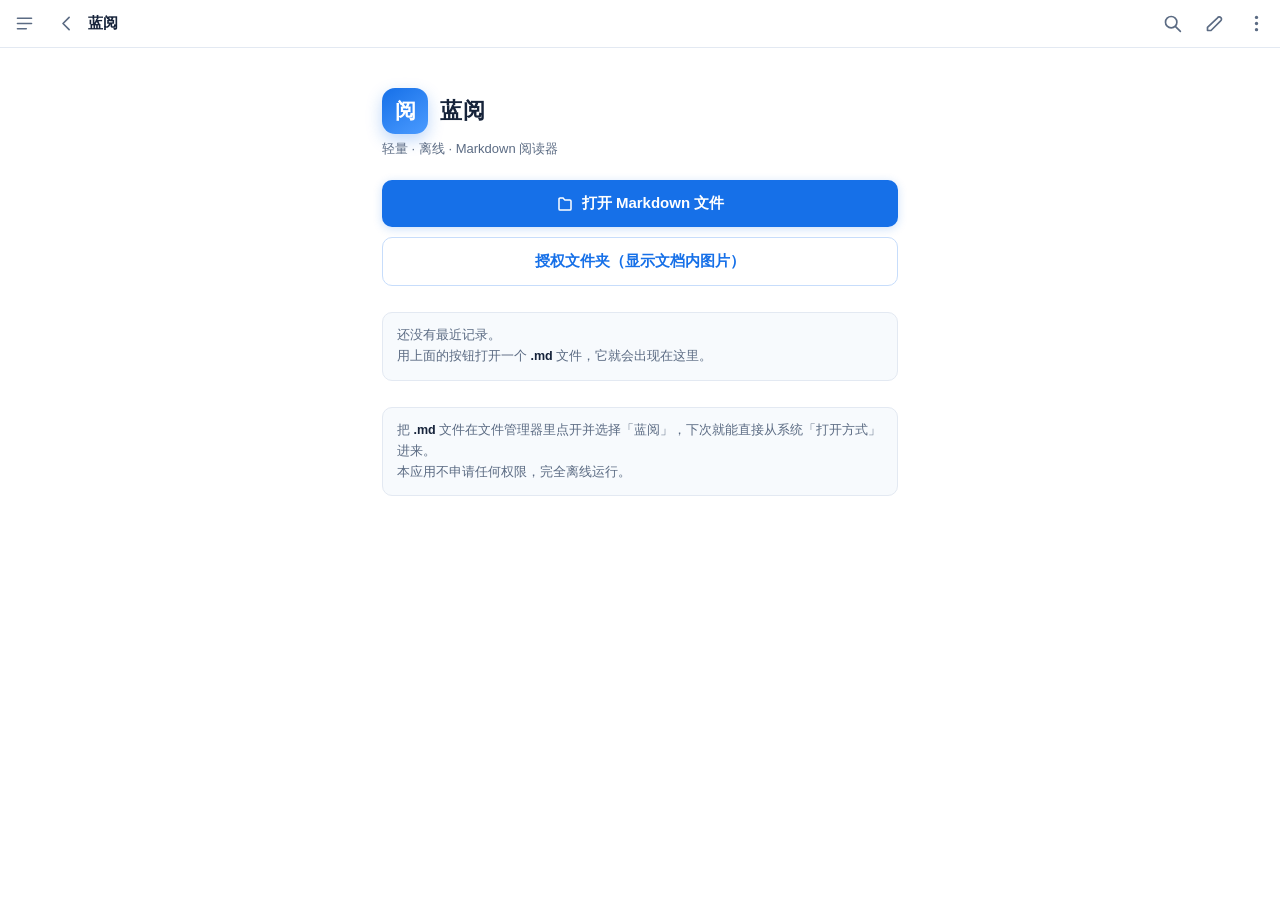
<file: app/assets/web/index.html>
<!DOCTYPE html>
<html lang="zh-CN" data-theme="light">
<head>
<meta charset="utf-8">
<meta name="viewport" content="width=device-width, initial-scale=1, maximum-scale=1, user-scalable=no, viewport-fit=cover">
<meta name="color-scheme" content="light dark">
<title>蓝阅</title>
<link rel="stylesheet" href="vendor/katex/katex.min.css">
<link rel="stylesheet" href="app.css">
</head>
<body>

<!-- ============ 顶栏 ============ -->
<div class="topbar" id="topbar">
  <button class="iconbtn" id="btn-toc" aria-label="目录">
    <svg viewBox="0 0 24 24" fill="none" stroke="currentColor" stroke-width="1.9" stroke-linecap="round">
      <path d="M4 6h16M4 12h16M4 18h10"/>
    </svg>
  </button>
  <button class="iconbtn" id="btn-home" aria-label="返回" hidden>
    <svg viewBox="0 0 24 24" fill="none" stroke="currentColor" stroke-width="1.9" stroke-linecap="round" stroke-linejoin="round">
      <path d="M15 5l-7 7 7 7"/>
    </svg>
  </button>
  <div class="title" id="doc-title">蓝阅</div>
  <div class="spacer"></div>
  <span class="pct" id="pct"></span>
  <button class="iconbtn" id="btn-search" aria-label="搜索">
    <svg viewBox="0 0 24 24" fill="none" stroke="currentColor" stroke-width="1.9" stroke-linecap="round">
      <circle cx="10.5" cy="10.5" r="6.5"/><path d="M15.5 15.5L21 21"/>
    </svg>
  </button>
  <button class="iconbtn" id="btn-edit" aria-label="编辑">
    <svg viewBox="0 0 24 24" fill="none" stroke="currentColor" stroke-width="1.9" stroke-linecap="round" stroke-linejoin="round">
      <path d="M4 20h4L19 9a2.5 2.5 0 10-3.5-3.5L4 16.5V20z"/>
    </svg>
  </button>
  <button class="iconbtn" id="btn-more" aria-label="更多">
    <svg viewBox="0 0 24 24" fill="currentColor">
      <circle cx="12" cy="5" r="1.9"/><circle cx="12" cy="12" r="1.9"/><circle cx="12" cy="19" r="1.9"/>
    </svg>
  </button>
</div>
<div class="progress" id="progress"></div>

<!-- ============ 正文 / 首页 ============ -->
<div id="home" class="home" hidden></div>
<article id="doc" class="md" hidden></article>

<!-- ============ 遮罩 ============ -->
<div class="scrim" id="scrim"></div>

<!-- ============ 目录抽屉 ============ -->
<aside class="toc" id="toc">
  <div class="panel-head">
    <div class="h">目录</div>
    <span class="count" id="toc-count"></span>
  </div>
  <div class="toc-list" id="toc-list"></div>
</aside>

<!-- ============ 搜索面板 ============ -->
<div class="search" id="search">
  <div class="search-row">
    <input id="search-input" type="search" placeholder="在文档中搜索…" autocomplete="off" enterkeyhint="search">
    <span class="stat" id="search-stat"></span>
    <button class="iconbtn" id="search-prev" aria-label="上一个">
      <svg viewBox="0 0 24 24" fill="none" stroke="currentColor" stroke-width="1.9" stroke-linecap="round" stroke-linejoin="round"><path d="M7 14l5-5 5 5"/></svg>
    </button>
    <button class="iconbtn" id="search-next" aria-label="下一个">
      <svg viewBox="0 0 24 24" fill="none" stroke="currentColor" stroke-width="1.9" stroke-linecap="round" stroke-linejoin="round"><path d="M7 10l5 5 5-5"/></svg>
    </button>
    <button class="iconbtn" id="search-close" aria-label="关闭">
      <svg viewBox="0 0 24 24" fill="none" stroke="currentColor" stroke-width="1.9" stroke-linecap="round"><path d="M6 6l12 12M18 6L6 18"/></svg>
    </button>
  </div>
</div>

<!-- ============ 设置 / 更多 ============ -->
<section class="sheet" id="sheet">
  <div class="grab"></div>
  <div class="grp" id="sheet-body"></div>
</section>

<!-- ============ 图片放大 ============ -->
<div class="lightbox" id="lightbox">
  <button class="close" id="lightbox-close" aria-label="关闭">
    <svg viewBox="0 0 24 24" fill="none" stroke="currentColor" stroke-width="1.9" stroke-linecap="round"><path d="M6 6l12 12M18 6L6 18"/></svg>
  </button>
  <img id="lightbox-img" alt="">
  <div class="hint">双指缩放 · 双击放大 · 单指拖动 · 点空白处关闭</div>
</div>

<div class="toast" id="toast"></div>
<div id="hidden-probe" hidden></div>

<!-- ============ 依赖（顺序敏感） ============ -->
<script src="vendor/marked/marked.umd.js"></script>
<script src="vendor/prism/prism-core.min.js"></script>
<script src="vendor/prism/prism-markup.min.js"></script>
<script src="vendor/prism/prism-css.min.js"></script>
<script src="vendor/prism/prism-clike.min.js"></script>
<script src="vendor/prism/prism-javascript.min.js"></script>
<script src="vendor/prism/prism-typescript.min.js"></script>
<script src="vendor/prism/prism-python.min.js"></script>
<script src="vendor/prism/prism-java.min.js"></script>
<script src="vendor/prism/prism-c.min.js"></script>
<script src="vendor/prism/prism-cpp.min.js"></script>
<script src="vendor/prism/prism-csharp.min.js"></script>
<script src="vendor/prism/prism-json.min.js"></script>
<script src="vendor/prism/prism-bash.min.js"></script>
<script src="vendor/prism/prism-markdown.min.js"></script>
<script src="vendor/prism/prism-sql.min.js"></script>
<script src="vendor/prism/prism-yaml.min.js"></script>
<script src="vendor/prism/prism-glsl.min.js"></script>
<script src="vendor/prism/prism-rust.min.js"></script>
<script src="vendor/prism/prism-go.min.js"></script>
<script src="vendor/katex/katex.min.js"></script>
<script src="vendor/katex/contrib/mhchem.min.js"></script>
<script src="vendor/katex/contrib/auto-render.min.js"></script>
<script src="pipeline.js"></script>
<script src="app.js"></script>
</body>
</html>
</file>
<file: app/assets/web/app.css>
/* ============================================================
   蓝阅 Lanyue · 样式表
   设计原则：蓝白为主、留白充足、圆角克制、无阴影滥用
   两套主题由 <html data-theme="light|dark"> 切换
   ============================================================ */

:root {
  /* 蓝白浅色 */
  --bg:            #ffffff;
  --bg-soft:       #f4f8fd;
  --surface:       #ffffff;
  --surface-2:     #f7fafd;
  --text:          #16233a;
  --text-muted:    #5b6b83;
  --text-faint:    #8b9bb0;
  --primary:       #1670e8;
  --primary-strong:#0f57bb;
  --primary-soft:  #e8f1fe;
  --primary-line:  #c7ddfb;
  --border:        #e3e9f2;
  --border-strong: #cfd9e8;
  --code-bg:       #f6f8fb;
  --code-head-bg:  #eef3fa;
  --mark-bg:       #fff3bf;
  --danger:        #d64545;
  --scrim:         rgba(12, 26, 48, .38);

  /* 尺寸 */
  --bar-h:      48px;
  --radius:     10px;
  --radius-sm:  8px;
  --radius-lg:  16px;
  --inset-top:  0px;
  --inset-bottom: 0px;
  --font-scale: 1;

  /* 阅读区 */
  --md-font: -apple-system, BlinkMacSystemFont, "PingFang SC", "Noto Sans CJK SC",
             "Source Han Sans SC", "Microsoft YaHei", Roboto, "Helvetica Neue", sans-serif;
  --mono-font: ui-monospace, "SF Mono", "JetBrains Mono", "Roboto Mono",
               Menlo, Consolas, "Courier New", monospace;
}

html[data-theme="dark"] {
  --bg:            #0f172a;
  --bg-soft:       #131c31;
  --surface:       #16203a;
  --surface-2:     #1a2540;
  --text:          #e6edf7;
  --text-muted:    #9fb0c9;
  --text-faint:    #7789a4;
  --primary:       #5b9dff;
  --primary-strong:#8bbaff;
  --primary-soft:  #1b2a44;
  --primary-line:  #2c4470;
  --border:        #24314d;
  --border-strong: #33456a;
  --code-bg:       #131d33;
  --code-head-bg:  #18243d;
  --mark-bg:       #4a3d12;
  --danger:        #ff7b7b;
  --scrim:         rgba(0, 0, 0, .55);
}

* { box-sizing: border-box; -webkit-tap-highlight-color: transparent; }

html, body {
  margin: 0; padding: 0;
  background: var(--bg);
  color: var(--text);
  font-family: var(--md-font);
  -webkit-text-size-adjust: 100%;
  text-size-adjust: 100%;
  overflow-x: hidden;
}

body {
  padding-top: calc(var(--bar-h) + var(--inset-top));
  padding-bottom: var(--inset-bottom);
  overscroll-behavior-y: contain;
}

button { font-family: inherit; color: inherit; background: none; border: 0; padding: 0; cursor: pointer; }
a { color: var(--primary); text-decoration: none; }
a:active { opacity: .6; }
img { max-width: 100%; height: auto; }

/* ---------------- 顶栏 ---------------- */
.topbar {
  position: fixed; left: 0; right: 0; top: 0; z-index: 40;
  height: calc(var(--bar-h) + var(--inset-top));
  padding: var(--inset-top) 4px 0;
  display: flex; align-items: center; gap: 2px;
  background: color-mix(in srgb, var(--surface) 88%, transparent);
  backdrop-filter: saturate(1.6) blur(12px);
  -webkit-backdrop-filter: saturate(1.6) blur(12px);
  border-bottom: 1px solid var(--border);
}
.topbar .spacer { flex: 1; }
.topbar .title {
  flex: 1 1 auto; min-width: 0; max-width: none;
  font-size: 15px; font-weight: 600; color: var(--text);
  white-space: nowrap; overflow: hidden; text-overflow: ellipsis;
}
/* 阅读进度徽标：固定定位，不参与顶栏 flex 布局
   （曾用 inline span，结果把最右侧的 ⋯ 按钮挤出屏幕） */
.pct {
  position: fixed; z-index: 30;
  top: calc(var(--bar-h) + var(--inset-top) + 10px); right: 12px;
  padding: 3px 9px; border-radius: 999px;
  background: color-mix(in srgb, var(--surface) 92%, transparent);
  border: 1px solid var(--border);
  color: var(--text-muted); font-size: 11.5px; font-variant-numeric: tabular-nums;
  opacity: 0; transform: translateY(-4px); pointer-events: none;
  transition: opacity .18s ease, transform .18s ease;
}
.pct.show { opacity: 1; transform: none; }
.iconbtn {
  width: 40px; height: 40px; border-radius: 50%;
  display: inline-flex; align-items: center; justify-content: center;
  color: var(--text-muted);
  transition: background .15s ease, color .15s ease;
}
.iconbtn:active { background: var(--primary-soft); color: var(--primary); }
.iconbtn svg { width: 21px; height: 21px; display: block; }
.iconbtn.on { color: var(--primary); background: var(--primary-soft); }

/* 阅读进度条：贴在顶栏下沿 */
.progress {
  position: fixed; left: 0; top: calc(var(--bar-h) + var(--inset-top) - 2px); z-index: 41;
  height: 2px; width: 0;
  background: var(--primary);
  transition: width .1s linear;
  opacity: 0;
}
.progress.show { opacity: 1; }

/* ---------------- 空态 / 首页 ---------------- */
.home { padding: 28px 22px calc(28px + var(--inset-bottom)); max-width: 560px; margin: 0 auto; }
.home .brand { display: flex; align-items: center; gap: 12px; margin: 12px 0 6px; }
.home .brand .logo {
  width: 46px; height: 46px; border-radius: 13px;
  background: linear-gradient(145deg, var(--primary) 0%, #4b9bff 100%);
  display: flex; align-items: center; justify-content: center;
  color: #fff; font-weight: 700; font-size: 21px;
  box-shadow: 0 6px 16px rgba(22, 112, 232, .28);
}
.home h1 { font-size: 22px; margin: 0; letter-spacing: .5px; }
.home .sub { color: var(--text-muted); font-size: 13px; margin: 0 0 22px; }

.btn {
  display: flex; align-items: center; justify-content: center; gap: 8px;
  width: 100%; padding: 14px 16px; border-radius: var(--radius);
  font-size: 15px; font-weight: 600;
  background: var(--primary); color: #fff;
  box-shadow: 0 2px 10px rgba(22, 112, 232, .22);
  transition: transform .12s ease, background .15s ease;
}
.btn:active { transform: scale(.985); background: var(--primary-strong); }
.btn.ghost {
  background: var(--surface); color: var(--primary);
  border: 1px solid var(--primary-line); box-shadow: none;
}
.btn.ghost:active { background: var(--primary-soft); }
.btn svg { width: 18px; height: 18px; }
.btn + .btn { margin-top: 10px; }

.section-label {
  margin: 28px 2px 10px; font-size: 12px; font-weight: 700;
  letter-spacing: .08em; color: var(--text-faint); text-transform: uppercase;
}
.recent-list { display: flex; flex-direction: column; gap: 8px; }
.recent-item {
  display: flex; align-items: center; gap: 12px;
  padding: 12px 14px; border-radius: var(--radius);
  background: var(--surface); border: 1px solid var(--border);
  transition: background .15s ease, border-color .15s ease;
}
.recent-item:active { background: var(--primary-soft); border-color: var(--primary-line); }
/* <button> 默认 text-align:center —— 不显式左对齐，短文件名会诡异地居中 */
.recent-item { text-align: left; width: 100%; font-family: inherit; }
.recent-item .meta { text-align: left; }
.recent-item .open { flex: 0 0 auto; }
.recent-item .dot {
  width: 34px; height: 34px; flex: 0 0 34px; border-radius: 9px;
  background: var(--primary-soft); color: var(--primary);
  display: flex; align-items: center; justify-content: center;
  font-size: 13px; font-weight: 700;
}
.recent-item .meta { min-width: 0; flex: 1; }
/* 这些元素必须是块级：<span> 是行内元素，行内元素上的 overflow/text-overflow 一律无效，
   长文件名会直接溢出卡片（真机 bug：文件名冲出屏幕、日期被挤到名字后面同一行）。 */
.recent-item .meta { display: block; min-width: 0; overflow: hidden; }
.recent-item .name {
  display: block; font-size: 14px; font-weight: 600;
  white-space: nowrap; overflow: hidden; text-overflow: ellipsis;
}
.recent-item .when {
  display: block; font-size: 12px; color: var(--text-faint); margin-top: 2px;
  white-space: nowrap; overflow: hidden; text-overflow: ellipsis;
}
.recent-item .open { color: var(--text-faint); font-size: 18px; }

.home .tip {
  margin-top: 26px; padding: 12px 14px; border-radius: var(--radius);
  background: var(--surface-2); border: 1px solid var(--border);
  color: var(--text-muted); font-size: 12.5px; line-height: 1.7;
}
.home .tip b { color: var(--text); }

/* ---------------- 正文 ---------------- */
.md {
  max-width: 780px; margin: 0 auto;
  padding: 18px 20px 72px;
  font-size: calc(17px * var(--font-scale));
  line-height: 1.78;
  word-wrap: break-word;
  overflow-wrap: break-word;
}

.md > *:first-child { margin-top: 0; }
.md h1, .md h2, .md h3, .md h4, .md h5, .md h6 {
  line-height: 1.35; font-weight: 700; color: var(--text);
  margin: 1.7em 0 .6em; position: relative;
}
.md h1 { font-size: 1.62em; padding-bottom: .3em; border-bottom: 1px solid var(--border); }
.md h2 { font-size: 1.34em; padding-bottom: .26em; border-bottom: 1px solid var(--border); }
.md h3 { font-size: 1.16em; }
.md h4 { font-size: 1.04em; }
.md h5, .md h6 { font-size: 1em; color: var(--text-muted); }
.md p { margin: 0 0 1.05em; }
.md ul, .md ol { margin: 0 0 1.05em; padding-left: 1.5em; }
.md li { margin: .3em 0; }
.md li > ul, .md li > ol { margin: .3em 0; }
.md li.task-list-item { list-style: none; margin-left: -1.25em; }
.md li.task-list-item input { margin-right: .5em; vertical-align: middle; }
.md hr { border: 0; border-top: 1px solid var(--border); margin: 2em 0; }
.md strong { font-weight: 700; }
.md mark { background: var(--mark-bg); color: inherit; padding: 0 .18em; border-radius: 3px; }

.md blockquote {
  margin: 0 0 1.1em; padding: .1em 0 .1em 1em;
  border-left: 3px solid var(--primary-line);
  color: var(--text-muted);
  background: linear-gradient(90deg, var(--primary-soft), transparent 92%);
  border-radius: 0 var(--radius-sm) var(--radius-sm) 0;
}
.md blockquote p:last-child { margin-bottom: .4em; }
.md blockquote p:first-child { margin-top: .4em; }

/* 行内代码 */
.md code {
  font-family: var(--mono-font);
  font-size: .88em;
  background: var(--code-bg);
  border: 1px solid var(--border);
  border-radius: 5px;
  padding: .12em .38em;
  word-break: break-word;
}

/* 表格：超宽横向滚动 */
.md .table-wrap { overflow-x: auto; -webkit-overflow-scrolling: touch; margin: 0 0 1.2em; }
.md table { border-collapse: collapse; font-size: .94em; min-width: 100%; }
.md th, .md td { border: 1px solid var(--border-strong); padding: 7px 11px; text-align: left; }
.md th { background: var(--surface-2); font-weight: 600; }
.md tr:nth-child(even) td { background: color-mix(in srgb, var(--surface-2) 55%, transparent); }

/* 图片 */
.md img {
  display: block; margin: 1.2em auto; border-radius: var(--radius-sm);
  background: var(--surface-2); cursor: zoom-in;
}
.md p > img:only-child { margin: 1.2em auto; }
.md img.inline-row { display: inline-block; margin: .5em .4em .5em 0; vertical-align: top; }
.md .img-fallback {
  display: block; margin: 1.2em 0; padding: 14px;
  border: 1px dashed var(--border-strong); border-radius: var(--radius);
  background: var(--surface-2); color: var(--text-muted); font-size: .86em;
}
.md .img-fallback b { display: block; color: var(--text); margin-bottom: 4px; font-size: .95em; }
.md .img-fallback button {
  margin-top: 8px; padding: 7px 12px; border-radius: var(--radius-sm);
  background: var(--primary); color: #fff; font-size: .9em; font-weight: 600;
}

/* 代码块 */
.md .code-block {
  margin: 0 0 1.25em; border: 1px solid var(--border);
  border-radius: var(--radius); overflow: hidden; background: var(--code-bg);
}
.md .code-head {
  display: flex; align-items: center; gap: 8px;
  padding: 6px 8px 6px 12px; background: var(--code-head-bg);
  border-bottom: 1px solid var(--border);
}
.md .code-head .lang {
  flex: 1; font-size: 11px; font-weight: 700; letter-spacing: .06em;
  color: var(--text-faint); text-transform: uppercase;
}
.md .code-head .copy {
  display: inline-flex; align-items: center; gap: 4px;
  padding: 4px 9px; border-radius: 6px; font-size: 11.5px; font-weight: 600;
  color: var(--primary); background: transparent; border: 1px solid var(--primary-line);
}
.md .code-head .copy:active { background: var(--primary-soft); }
.md .code-head .copy.done { color: #0f8a63; border-color: #9bd9c4; }
.md pre {
  margin: 0; padding: 12px 14px; overflow-x: auto;
  -webkit-overflow-scrolling: touch;
  font-family: var(--mono-font); font-size: 13px; line-height: 1.6;
  background: var(--code-bg);
}
.md pre code {
  background: none; border: 0; padding: 0; font-size: inherit;
  white-space: pre; word-break: normal;
}
.md .mermaid-note {
  margin: -1em 0 1.25em; padding: 8px 12px; font-size: 12.5px;
  color: var(--text-muted); background: var(--surface-2);
  border: 1px solid var(--border); border-top: 0;
  border-radius: 0 0 var(--radius) var(--radius);
}

/* 代码高亮配色（Prism token）
   注意：这一段曾经整个漏掉 —— DOM 里 token 都在、数量也对，但没有任何颜色规则，
   渲染出来就是一片同色文本，看起来"完全没高亮"。教训：验证高亮必须查计算样式，不能只数 token。 */
.md .token.comment, .md .token.prolog, .md .token.doctype, .md .token.cdata {
  color: #7c8ba1; font-style: italic;
}
.md .token.punctuation { color: #64748b; }
.md .token.property, .md .token.tag, .md .token.constant, .md .token.symbol,
.md .token.deleted, .md .token.number, .md .token.boolean { color: #b3541e; }
.md .token.selector, .md .token.attr-name, .md .token.string, .md .token.char,
.md .token.builtin, .md .token.inserted { color: #0f8a63; }
.md .token.operator, .md .token.entity, .md .token.url { color: #4b5c74; }
.md .token.atrule, .md .token.attr-value, .md .token.keyword { color: #1668e8; font-weight: 600; }
.md .token.function, .md .token.class-name { color: #7a3fbf; }
.md .token.regex, .md .token.important, .md .token.variable { color: #c2410c; }
.md .token.directive-hash, .md .token.directive, .md .token.macro { color: #8b5cf6; }
.md .token.expression { color: inherit; }
.md .token.important, .md .token.bold { font-weight: 700; }
.md .token.italic { font-style: italic; }

html[data-theme="dark"] .md .token.comment,
html[data-theme="dark"] .md .token.prolog,
html[data-theme="dark"] .md .token.doctype,
html[data-theme="dark"] .md .token.cdata { color: #7d8ea6; }
html[data-theme="dark"] .md .token.punctuation { color: #94a6bf; }
html[data-theme="dark"] .md .token.property,
html[data-theme="dark"] .md .token.tag,
html[data-theme="dark"] .md .token.constant,
html[data-theme="dark"] .md .token.symbol,
html[data-theme="dark"] .md .token.deleted,
html[data-theme="dark"] .md .token.number,
html[data-theme="dark"] .md .token.boolean { color: #ffab70; }
html[data-theme="dark"] .md .token.selector,
html[data-theme="dark"] .md .token.attr-name,
html[data-theme="dark"] .md .token.string,
html[data-theme="dark"] .md .token.char,
html[data-theme="dark"] .md .token.builtin,
html[data-theme="dark"] .md .token.inserted { color: #6fd39a; }
html[data-theme="dark"] .md .token.operator,
html[data-theme="dark"] .md .token.entity,
html[data-theme="dark"] .md .token.url { color: #a9bcd4; }
html[data-theme="dark"] .md .token.atrule,
html[data-theme="dark"] .md .token.attr-value,
html[data-theme="dark"] .md .token.keyword { color: #6fa8ff; }
html[data-theme="dark"] .md .token.function,
html[data-theme="dark"] .md .token.class-name { color: #c39cff; }
html[data-theme="dark"] .md .token.regex,
html[data-theme="dark"] .md .token.important,
html[data-theme="dark"] .md .token.variable { color: #ff9a7a; }
html[data-theme="dark"] .md .token.directive-hash,
html[data-theme="dark"] .md .token.directive,
html[data-theme="dark"] .md .token.macro { color: #b9a2ff; }

/* 数学 */
.md .katex { font-size: 1.06em; }
.md .katex-display {
  margin: 1.2em 0; padding: 2px 0;
  overflow-x: auto; overflow-y: hidden;
}
.md .katex-display > .katex { white-space: normal; }
.md .katex-error {
  color: var(--danger) !important; font-family: var(--mono-font); font-size: .9em;
  overflow-wrap: anywhere; word-break: break-all;   /* 报错原文可能是超长无空格串 */
}

/* 脚注 */
.md .footnotes {
  margin-top: 2.4em; padding-top: 1em;
  border-top: 1px solid var(--border); font-size: .92em; color: var(--text-muted);
}
.md .footnotes h4 { margin-top: 0; color: var(--text-muted); font-size: .95em; }
.md sup.fn-ref a {
  font-size: .78em; padding: 0 3px; border-radius: 4px;
  background: var(--primary-soft); text-decoration: none;
}

/* front matter 信息卡 */
.fm-card {
  margin: 4px 0 20px; border: 1px solid var(--border);
  border-radius: var(--radius); background: var(--surface-2); overflow: hidden;
}
.fm-head {
  display: flex; align-items: center; gap: 10px;
  padding: 12px 14px; user-select: none;
}
.fm-head .fm-title { flex: 1; min-width: 0; }
.fm-head .t { font-size: 15px; font-weight: 700; line-height: 1.4; }
.fm-head .s { font-size: 12px; color: var(--text-muted); margin-top: 3px; }
.fm-head .chev {
  color: var(--text-faint); transition: transform .18s ease; font-size: 12px;
}
.fm-card.open .fm-head .chev { transform: rotate(90deg); }
.fm-body { display: none; border-top: 1px solid var(--border); padding: 10px 14px 12px; }
.fm-card.open .fm-body { display: block; }
.fm-row { display: flex; gap: 10px; font-size: 12.5px; padding: 4px 0; }
.fm-row .k { flex: 0 0 74px; color: var(--text-faint); }
.fm-row .v { flex: 1; min-width: 0; word-break: break-all; color: var(--text-muted); }

/* 编码提示条 */
.notice {
  margin: 0 0 18px; padding: 10px 13px; border-radius: var(--radius-sm);
  background: var(--primary-soft); border: 1px solid var(--primary-line);
  color: var(--text-muted); font-size: 12.5px; line-height: 1.6;
}
.notice b { color: var(--text); }

/* ---------------- 抽屉 / 面板 ---------------- */
.scrim {
  position: fixed; inset: 0; z-index: 50; background: var(--scrim);
  opacity: 0; pointer-events: none; transition: opacity .2s ease;
}
.scrim.show { opacity: 1; pointer-events: auto; }

.toc {
  position: fixed; z-index: 51; top: 0; bottom: 0; left: 0;
  width: min(79vw, 330px);
  background: var(--surface); border-right: 1px solid var(--border);
  transform: translateX(-102%); transition: transform .24s cubic-bezier(.3, .8, .3, 1);
  display: flex; flex-direction: column;
  padding-top: var(--inset-top); padding-bottom: var(--inset-bottom);
}
.toc.show { transform: none; }
.panel-head {
  display: flex; align-items: center; gap: 8px;
  padding: 12px 14px; border-bottom: 1px solid var(--border);
}
.panel-head .h { flex: 1; font-size: 14px; font-weight: 700; }
.panel-head .count { font-size: 12px; color: var(--text-faint); }
.toc-list { flex: 1; overflow-y: auto; padding: 8px 0 24px; }
.toc-item {
  display: block; padding: 9px 16px; font-size: 13.5px; color: var(--text-muted);
  border-left: 2px solid transparent;
  white-space: nowrap; overflow: hidden; text-overflow: ellipsis;
}
.toc-item:active { background: var(--primary-soft); }
.toc-item.active { color: var(--primary); border-left-color: var(--primary); background: var(--primary-soft); font-weight: 600; }
.toc-item.lv2 { padding-left: 30px; }
.toc-item.lv3 { padding-left: 44px; font-size: 13px; }
.toc-item.lv4, .toc-item.lv5, .toc-item.lv6 { padding-left: 56px; font-size: 12.5px; }
.toc-empty { padding: 24px 18px; color: var(--text-faint); font-size: 13px; }

/* 搜索面板 */
.search {
  position: fixed; z-index: 51; left: 0; right: 0; top: 0;
  padding: calc(var(--inset-top) + 8px) 10px 10px;
  background: var(--surface); border-bottom: 1px solid var(--border);
  transform: translateY(-120%); transition: transform .22s cubic-bezier(.3, .8, .3, 1);
}
.search.show { transform: none; }
.search-row { display: flex; align-items: center; gap: 6px; }
.search input {
  flex: 1; min-width: 0; height: 40px; padding: 0 12px;
  border-radius: var(--radius-sm); border: 1px solid var(--border-strong);
  background: var(--surface-2); color: var(--text); font-size: 14px; outline: none;
}
.search input:focus { border-color: var(--primary); background: var(--surface); }
.search .stat { font-size: 12px; color: var(--text-faint); min-width: 52px; text-align: right; }
.md mark.hit { background: var(--primary-soft); color: inherit; border-bottom: 2px solid var(--primary); border-radius: 2px; }
.md mark.hit.current { background: var(--primary); color: #fff; }

/* 底部设置面板 */
.sheet {
  position: fixed; z-index: 51; left: 0; right: 0; bottom: 0;
  max-height: 84vh; overflow-y: auto;
  background: var(--surface); border-top-left-radius: var(--radius-lg); border-top-right-radius: var(--radius-lg);
  border-top: 1px solid var(--border);
  transform: translateY(102%); transition: transform .26s cubic-bezier(.3, .8, .3, 1);
  padding-bottom: calc(18px + var(--inset-bottom));
}
.sheet.show { transform: none; }
.sheet .grab { width: 38px; height: 4px; border-radius: 2px; background: var(--border-strong); margin: 9px auto 4px; }
.sheet .grp { padding: 6px 18px 4px; }
.sheet .grp .gl {
  font-size: 11.5px; font-weight: 700; letter-spacing: .07em;
  color: var(--text-faint); text-transform: uppercase; margin: 14px 0 8px;
}
.row {
  display: flex; align-items: center; gap: 12px;
  padding: 12px 0; border-bottom: 1px solid var(--border);
}
.row:last-child { border-bottom: 0; }
.row .lbl { flex: 1; font-size: 14px; }
.row .lbl small { display: block; color: var(--text-faint); font-size: 12px; margin-top: 3px; line-height: 1.5; }
.row .val { font-size: 12.5px; color: var(--text-faint); max-width: 42%; text-align: right; word-break: break-all; }

.seg { display: inline-flex; background: var(--surface-2); border: 1px solid var(--border); border-radius: 999px; padding: 3px; }
.seg button {
  padding: 6px 12px; border-radius: 999px; font-size: 12.5px; font-weight: 600; color: var(--text-muted);
}
.seg button.on { background: var(--primary); color: #fff; }
.step { display: inline-flex; align-items: center; gap: 12px; }
.step button {
  width: 30px; height: 30px; border-radius: 50%; border: 1px solid var(--border-strong);
  color: var(--text-muted); font-size: 16px; line-height: 1;
  display: inline-flex; align-items: center; justify-content: center;
}
.step button:active { background: var(--primary-soft); }
.step .n { font-size: 13px; min-width: 40px; text-align: center; color: var(--text-muted); }

.sw { position: relative; width: 44px; height: 26px; flex: 0 0 44px; }
.sw input { position: absolute; opacity: 0; width: 100%; height: 100%; margin: 0; }
.sw .track {
  position: absolute; inset: 0; border-radius: 999px;
  background: var(--border-strong); transition: background .18s ease;
}
.sw .knob {
  position: absolute; top: 3px; left: 3px; width: 20px; height: 20px; border-radius: 50%;
  background: #fff; box-shadow: 0 1px 3px rgba(0,0,0,.25); transition: transform .18s ease;
}
.sw input:checked + .track { background: var(--primary); }
.sw input:checked + .track + .knob { transform: translateX(18px); }

/* 提示 */
.toast {
  position: fixed; z-index: 60; left: 50%; bottom: calc(28px + var(--inset-bottom));
  transform: translate(-50%, 14px);
  max-width: 82vw; padding: 10px 16px; border-radius: 999px;
  background: rgba(16, 28, 48, .94); color: #fff; font-size: 13px;
  opacity: 0; pointer-events: none; transition: opacity .2s ease, transform .2s ease;
  box-shadow: 0 6px 20px rgba(0,0,0,.22);
}
.toast.show { opacity: 1; transform: translate(-50%, 0); }

/* 图片放大（手势查看器）
   注意两处关键：touch-action:none 阻止浏览器吞掉双指手势；overflow 交给 JS 变换处理，
   不再用滚动容器（滚动容器下手指拖动与缩放会互相打架）。 */
.lightbox {
  position: fixed; inset: 0; z-index: 70; background: rgba(8, 14, 26, .96);
  display: none; align-items: flex-start; justify-content: flex-start;
  overflow: hidden; touch-action: none; overscroll-behavior: contain;
  user-select: none; -webkit-user-select: none;
}
.lightbox.show { display: flex; }
.lightbox img {
  max-width: none; max-height: none; width: auto; height: auto;
  border-radius: 4px; transform-origin: 0 0;   /* 与 JS 的 translate+scale 换算一致 */
  will-change: transform; -webkit-user-drag: none; user-select: none;
}
.lightbox.dragging img { transition: none; }
.lightbox img { transition: transform .16s ease-out; }
.lightbox .close {
  position: fixed; top: calc(10px + var(--inset-top)); right: 12px;
  width: 38px; height: 38px; border-radius: 50%; color: #fff;
  background: rgba(255,255,255,.14); display: flex; align-items: center; justify-content: center;
}
.lightbox .hint {
  position: fixed; bottom: calc(16px + var(--inset-bottom)); left: 0; right: 0;
  text-align: center; color: rgba(255,255,255,.6); font-size: 12px;
}

/* 加载骨架 */
.loading { padding: 60px 0; text-align: center; color: var(--text-faint); font-size: 13px; }
.spinner {
  width: 26px; height: 26px; margin: 0 auto 14px;
  border: 2.5px solid var(--border-strong); border-top-color: var(--primary);
  border-radius: 50%; animation: spin .8s linear infinite;
}
@keyframes spin { to { transform: rotate(360deg); } }

.chunk-sentinel { height: 1px; }

/* ---------------- 导出期间 ---------------- */
/* 逐屏抓取时，fixed 顶栏会被拼进每一片；导出期间必须整体隐藏并取消顶部留白 */
html.exporting .topbar,
html.exporting .progress,
html.exporting .pct,
html.exporting .toc,
html.exporting .search,
html.exporting .sheet,
html.exporting .scrim,
html.exporting .toast { display: none !important; }
html.exporting body { padding-top: 0 !important; }

/* ---------------- 打印（PDF 导出） ---------------- */
/* 页边距必须由 CSS 的 @page 控制：WebView 的打印适配器会忽略 PrintAttributes.MinMargins，
   真机实测表现为"正文顶满左右两侧、毫无页边距"。原生侧因此把 MinMargins 显式设为 0。 */
@media print {
  @page { size: A4; margin: 15mm 14mm; }
  :root { --bar-h: 0px; --inset-top: 0px; --inset-bottom: 0px; }
  html, body { background: #fff !important; color: #000 !important; }
  body { padding: 0 !important; }
  .topbar, .progress, .toc, .search, .sheet, .scrim, .toast, .lightbox,
  .code-head .copy, .img-fallback button, .home { display: none !important; }
  .md { max-width: none; padding: 0; font-size: 10.5pt; line-height: 1.65; color: #000; }
  .md a { color: #000; text-decoration: none; }
  /* 曾经这里给每个 http 链接补印 " (url)"。对含几十个链接的文档（样本有 75 个）会糊满整页网址，
     且把正常排版冲垮 —— 已删除。链接在 PDF 里就按普通文字排版。 */
  .md h1, .md h2 { border-bottom-color: #ccc; }
  .md pre, .md table, .md blockquote, .md .katex-display, .md img, .md .code-block, .fm-card {
    break-inside: avoid; page-break-inside: avoid;
  }
  .md .code-block, .md pre { border-color: #ddd; background: #f8f9fb !important; }
  .md pre code, .md code { color: #111; }
  .md h1, .md h2, .md h3, .md h4 { break-after: avoid; page-break-after: avoid; }
  .md img { max-width: 100% !important; margin: 8pt auto; }
  .md .katex-display { overflow: visible; }
  .fm-card .fm-body { display: block !important; }
  .chunk-sentinel { display: none; }
}
</file>
